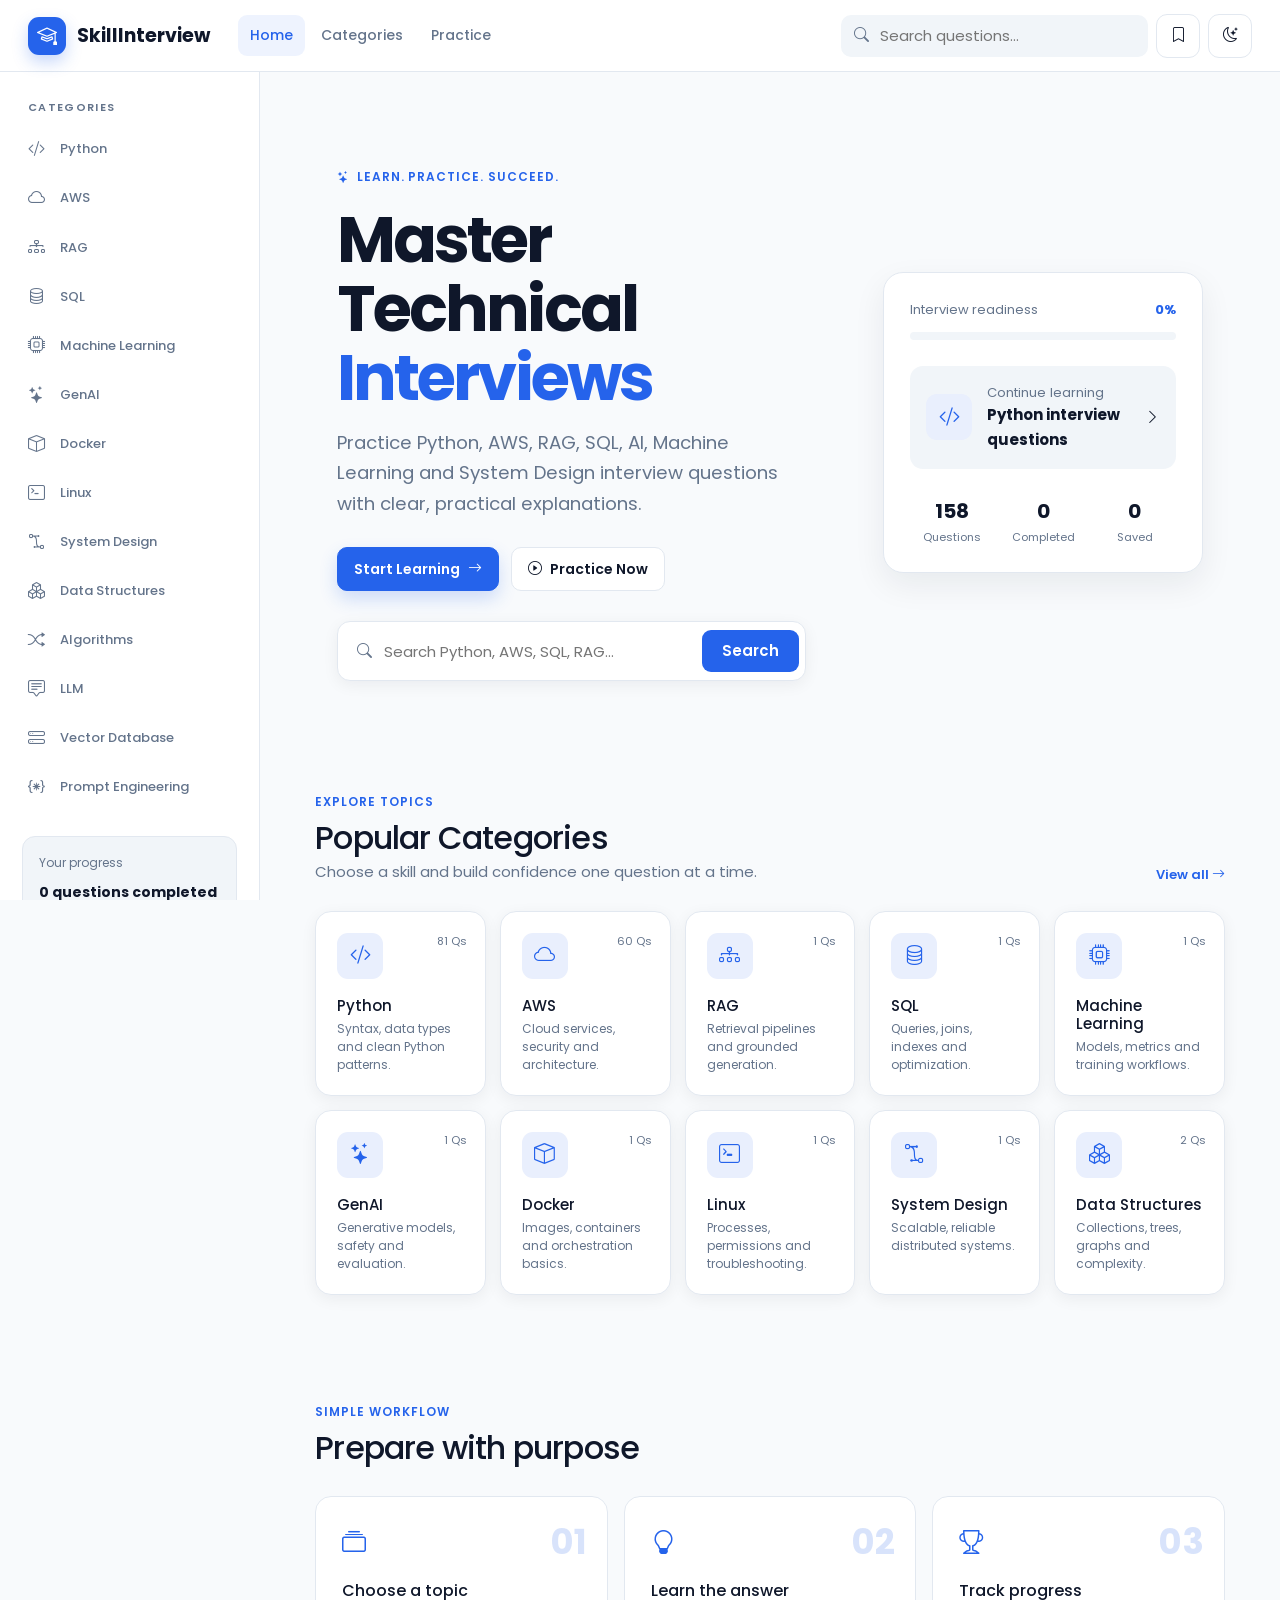
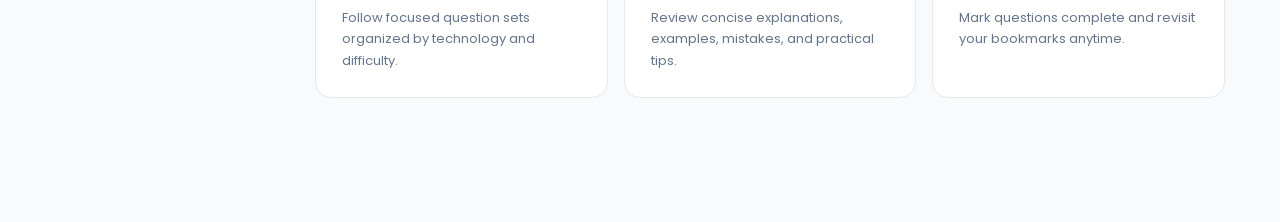
<file: index.html>
<!doctype html><html lang="en"><head>
<meta charset="utf-8"><meta name="viewport" content="width=device-width,initial-scale=1"><meta name="description" content="Prepare for technical interviews with curated questions, explanations, code examples, and practice sessions."><meta name="theme-color" content="#2563eb">
<title>SkillInterview — Master Technical Interviews</title>
<link rel="preconnect" href="https://fonts.googleapis.com"><link rel="preconnect" href="https://fonts.gstatic.com" crossorigin><link href="https://fonts.googleapis.com/css2?family=Poppins:wght@400;500;600;700&display=swap" rel="stylesheet">
<link href="https://cdn.jsdelivr.net/npm/bootstrap@5.3.7/dist/css/bootstrap.min.css" rel="stylesheet"><link href="https://cdn.jsdelivr.net/npm/bootstrap-icons@1.13.1/font/bootstrap-icons.min.css" rel="stylesheet"><link href="assets/css/style.css" rel="stylesheet"><link href="assets/css/responsive.css" rel="stylesheet">
</head><body data-page="home"><a class="skip-link" href="#main-content">Skip to content</a><header id="site-header"></header><div id="mobile-backdrop" class="mobile-backdrop" hidden></div>
<div class="app-shell"><aside id="sidebar" class="sidebar" aria-label="Categories"></aside><main id="main-content" class="main-content">
<section class="hero container-fluid"><div class="hero-copy"><span class="eyebrow"><i class="bi bi-stars"></i> Learn. Practice. Succeed.</span><h1>Master Technical <span>Interviews</span></h1><p>Practice Python, AWS, RAG, SQL, AI, Machine Learning and System Design interview questions with clear, practical explanations.</p>
<div class="hero-actions"><a class="btn btn-primary btn-lg" href="categories.html?category=python">Start Learning <i class="bi bi-arrow-right"></i></a><a class="btn btn-light btn-lg" href="practice.html"><i class="bi bi-play-circle"></i> Practice Now</a></div>
<form class="hero-search" role="search" action="categories.html"><i class="bi bi-search"></i><label class="visually-hidden" for="hero-search">Search interview questions</label><input id="hero-search" name="search" type="search" placeholder="Search Python, AWS, SQL, RAG…" autocomplete="off"><button type="submit">Search</button></form></div>
<div class="hero-panel" aria-label="Learning progress preview"><div class="hero-panel-head"><span>Interview readiness</span><strong id="home-progress">0%</strong></div><div class="progress" role="progressbar" aria-label="Interview readiness" aria-valuemin="0" aria-valuemax="100"><div id="home-progress-bar" class="progress-bar"></div></div><div class="mini-lesson"><div class="category-symbol"><i class="bi bi-code-slash"></i></div><div><small>Continue learning</small><strong id="continue-category">Python fundamentals</strong></div><i class="bi bi-chevron-right"></i></div><div class="hero-stats"><div><strong id="home-total">0</strong><span>Questions</span></div><div><strong id="home-completed">0</strong><span>Completed</span></div><div><strong id="home-bookmarks">0</strong><span>Saved</span></div></div></div></section>
<section class="content-section"><div class="section-heading"><div><span class="section-kicker">Explore topics</span><h2>Popular Categories</h2><p>Choose a skill and build confidence one question at a time.</p></div><a href="categories.html">View all <i class="bi bi-arrow-right"></i></a></div><div id="category-grid" class="category-grid" aria-live="polite"></div></section>
<section class="how-it-works"><div class="section-heading"><div><span class="section-kicker">Simple workflow</span><h2>Prepare with purpose</h2></div></div><div class="steps-grid"><article><span>01</span><i class="bi bi-collection"></i><h3>Choose a topic</h3><p>Follow focused question sets organized by technology and difficulty.</p></article><article><span>02</span><i class="bi bi-lightbulb"></i><h3>Learn the answer</h3><p>Review concise explanations, examples, mistakes, and practical tips.</p></article><article><span>03</span><i class="bi bi-trophy"></i><h3>Track progress</h3><p>Mark questions complete and revisit your bookmarks anytime.</p></article></div></section>
</main></div><div id="toast-region" class="toast-region" aria-live="polite"></div><script src="https://cdn.jsdelivr.net/npm/bootstrap@5.3.7/dist/js/bootstrap.bundle.min.js"></script><script type="module" src="assets/js/app.js"></script></body></html>
</file>
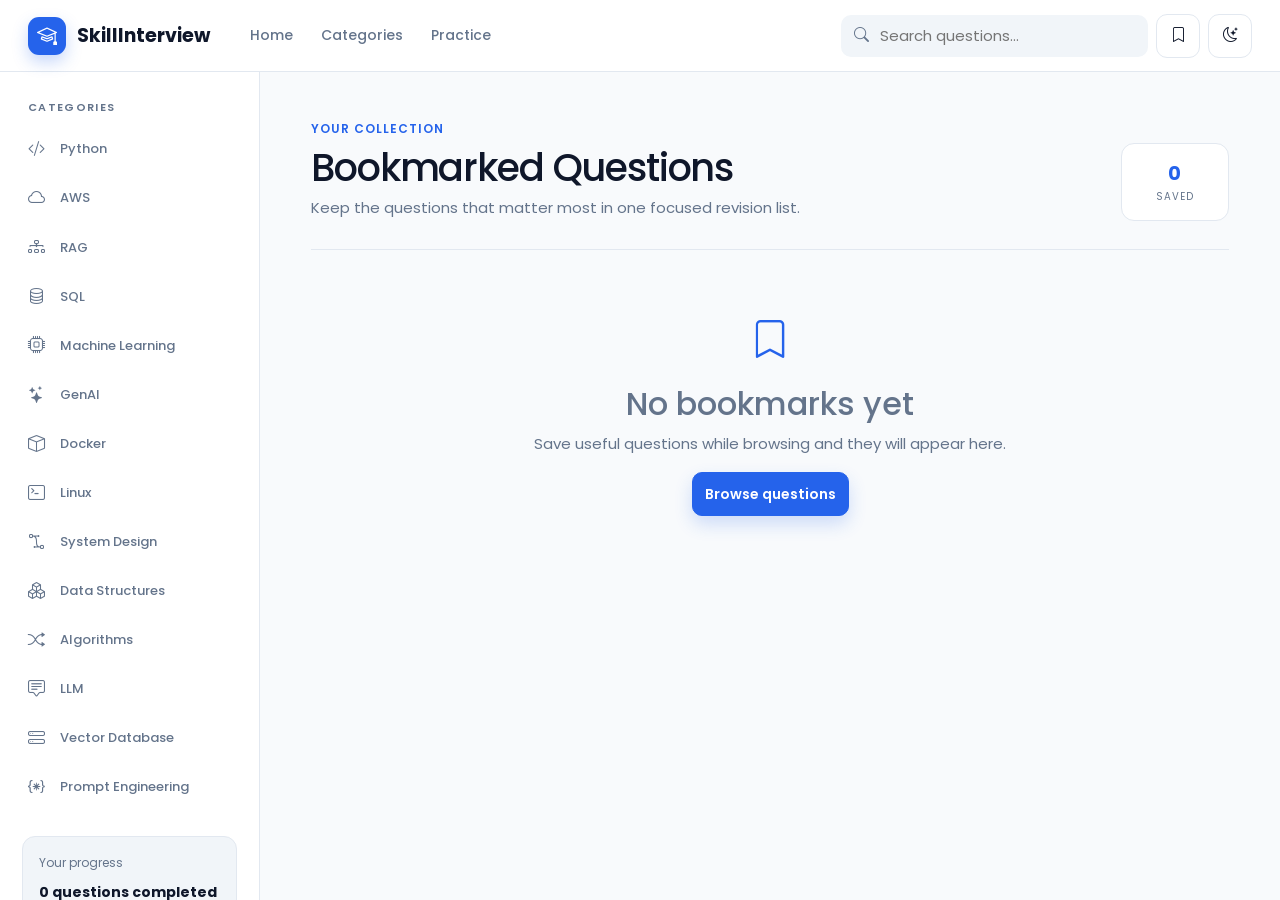
<file: bookmarks.html>
<!doctype html><html lang="en"><head><meta charset="utf-8"><meta name="viewport" content="width=device-width,initial-scale=1"><meta name="description" content="Review your bookmarked interview questions."><meta name="theme-color" content="#2563eb"><title>Bookmarks — SkillInterview</title>
<link rel="preconnect" href="https://fonts.googleapis.com"><link rel="preconnect" href="https://fonts.gstatic.com" crossorigin><link href="https://fonts.googleapis.com/css2?family=Poppins:wght@400;500;600;700&display=swap" rel="stylesheet"><link href="https://cdn.jsdelivr.net/npm/bootstrap@5.3.7/dist/css/bootstrap.min.css" rel="stylesheet"><link href="https://cdn.jsdelivr.net/npm/bootstrap-icons@1.13.1/font/bootstrap-icons.min.css" rel="stylesheet"><link href="assets/css/style.css" rel="stylesheet"><link href="assets/css/responsive.css" rel="stylesheet"></head>
<body data-page="bookmarks"><a class="skip-link" href="#main-content">Skip to content</a><header id="site-header"></header><div id="mobile-backdrop" class="mobile-backdrop" hidden></div><div class="app-shell"><aside id="sidebar" class="sidebar" aria-label="Categories"></aside><main id="main-content" class="main-content"><section class="page-header"><span class="section-kicker">Your collection</span><div class="page-title-row"><div><h1>Bookmarked Questions</h1><p>Keep the questions that matter most in one focused revision list.</p></div><div class="question-count"><strong id="visible-count">0</strong><span>saved</span></div></div></section><section id="questions-list" class="questions-list" aria-live="polite"></section></main></div><div id="toast-region" class="toast-region" aria-live="polite"></div><script src="https://cdn.jsdelivr.net/npm/bootstrap@5.3.7/dist/js/bootstrap.bundle.min.js"></script><script type="module" src="assets/js/app.js"></script></body></html>
</file>
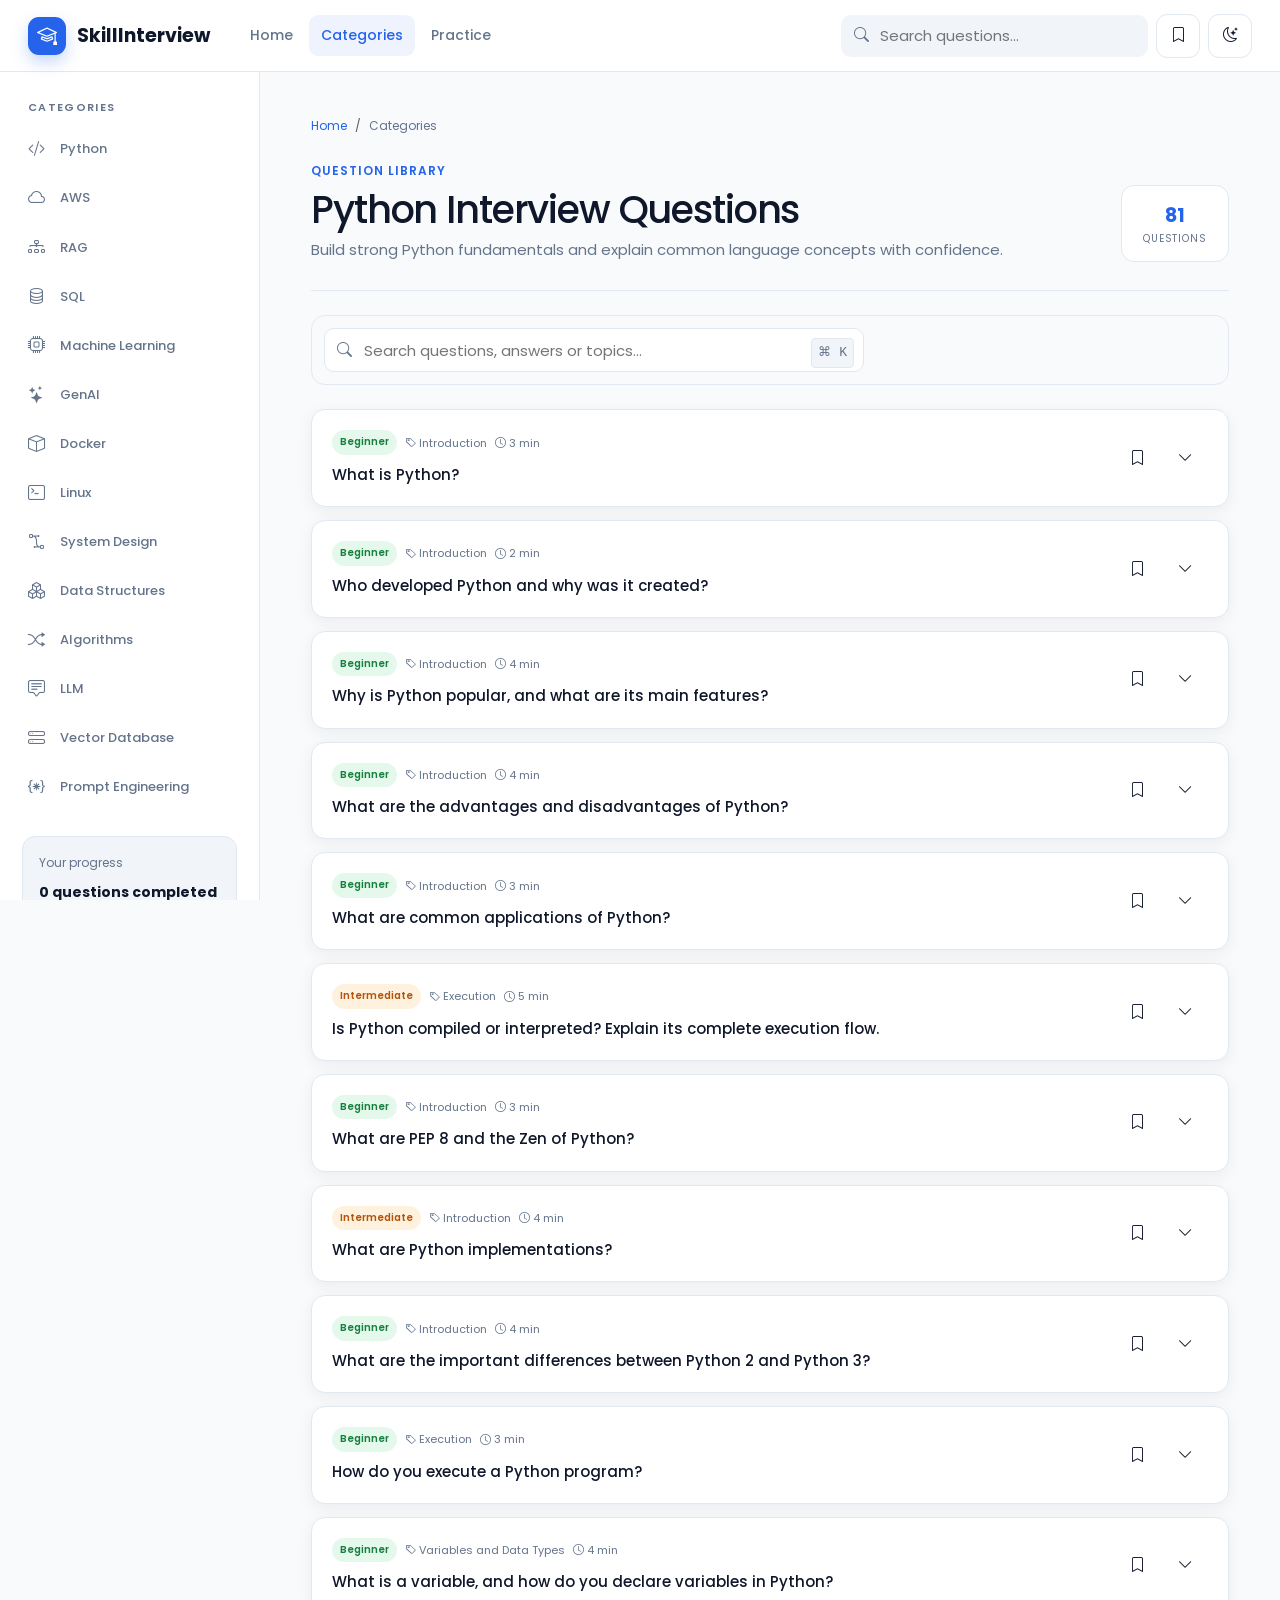
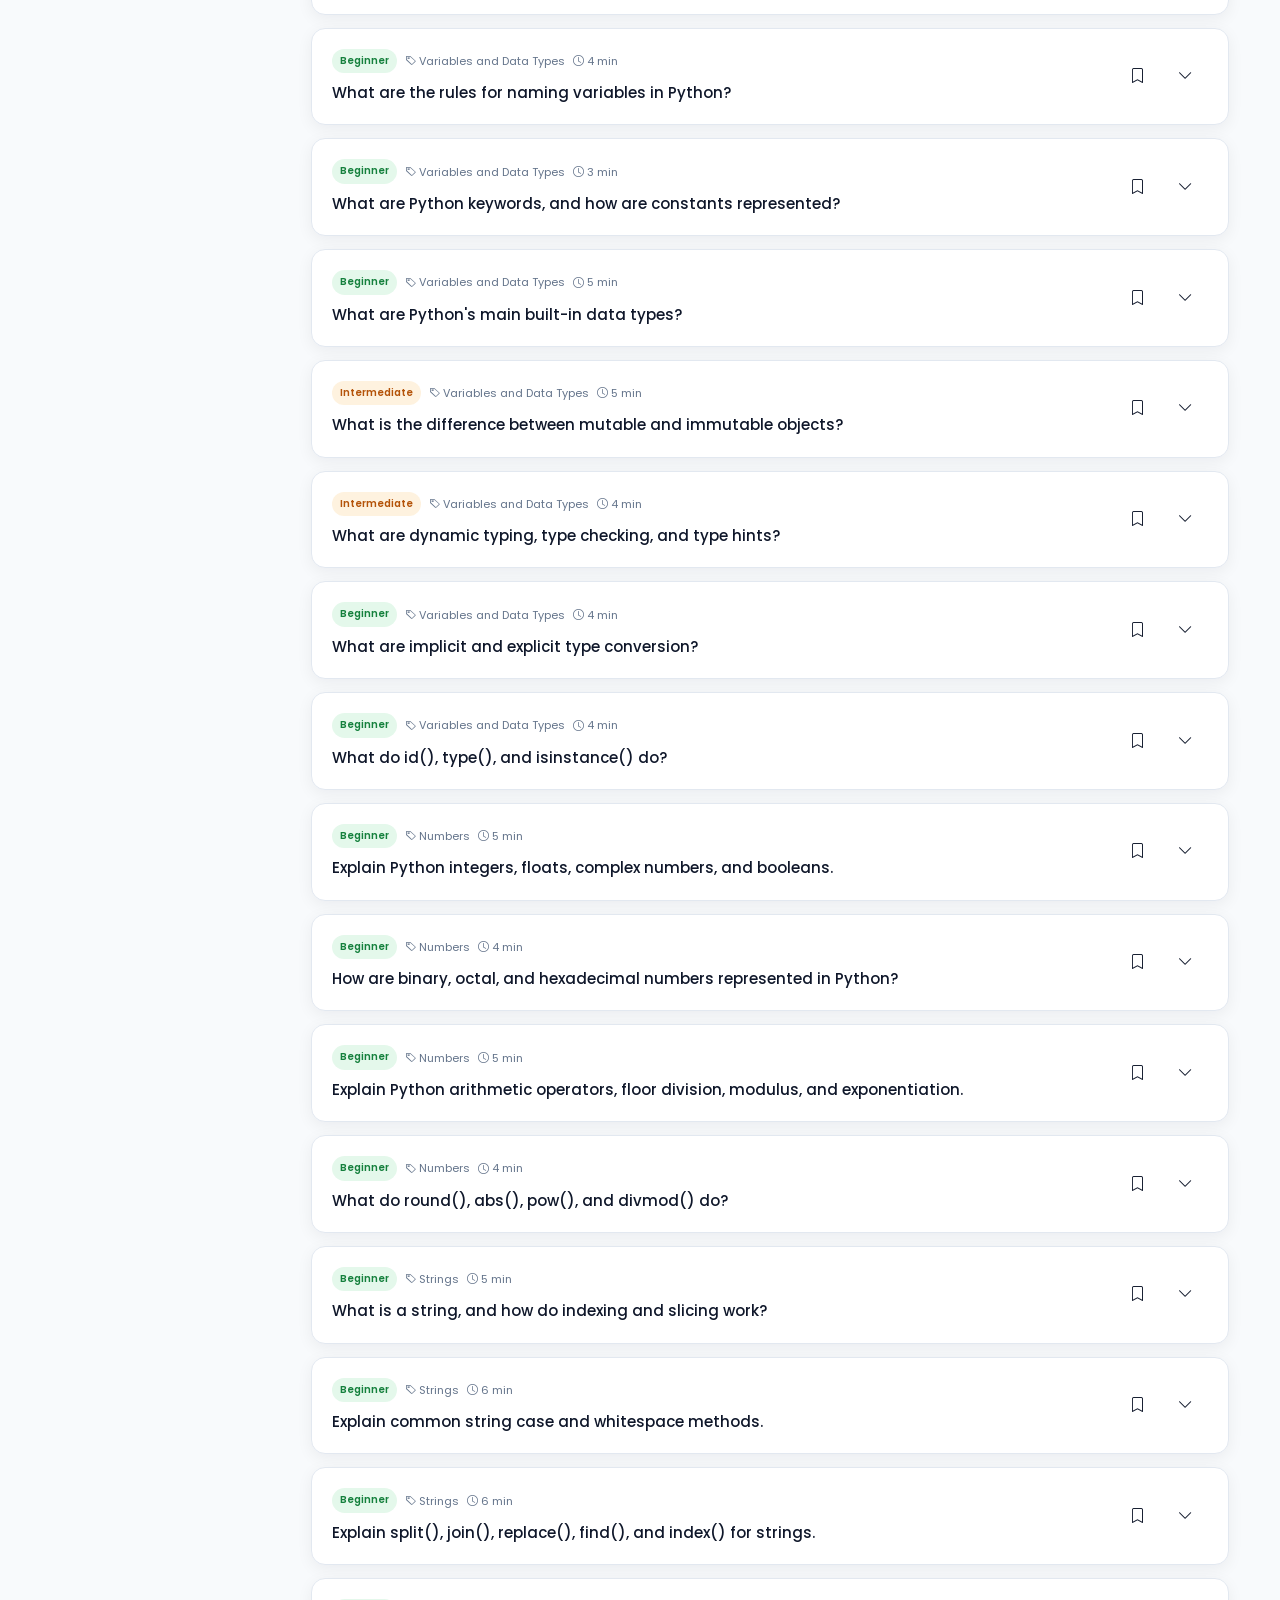
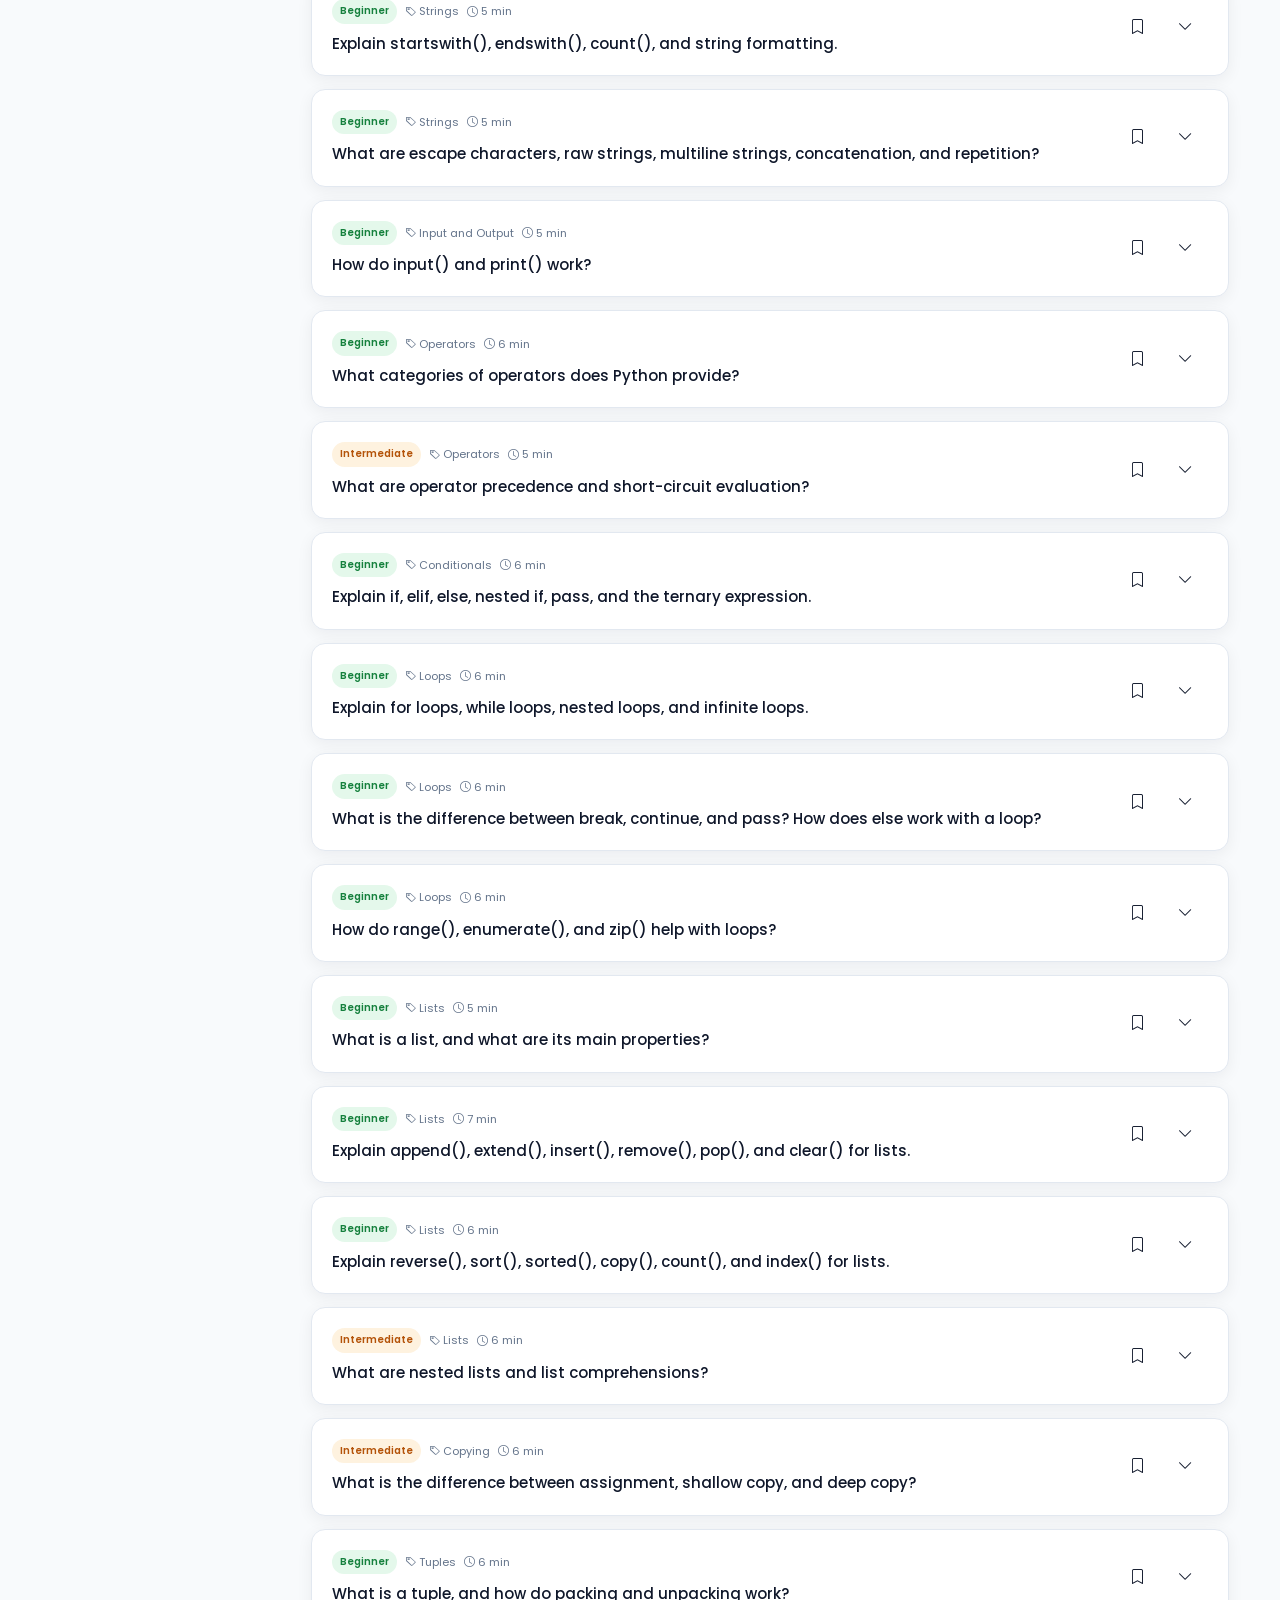
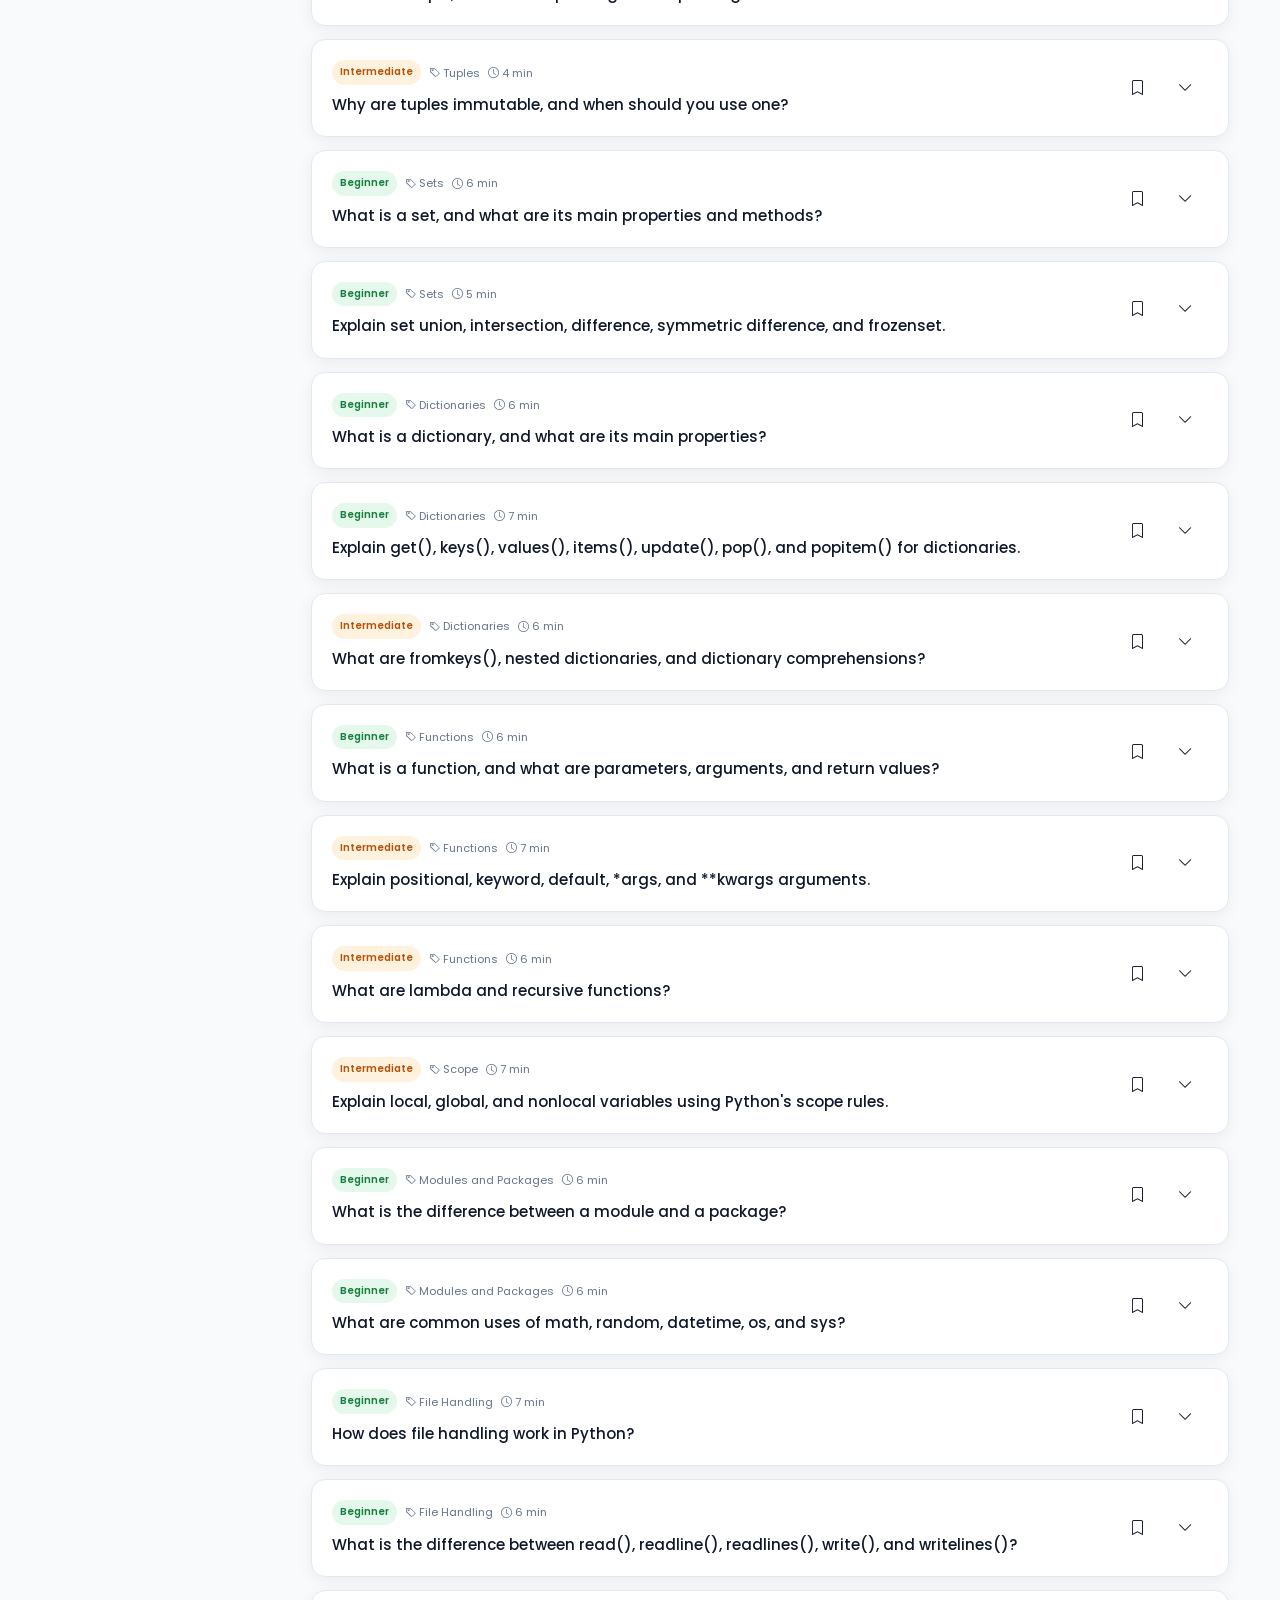
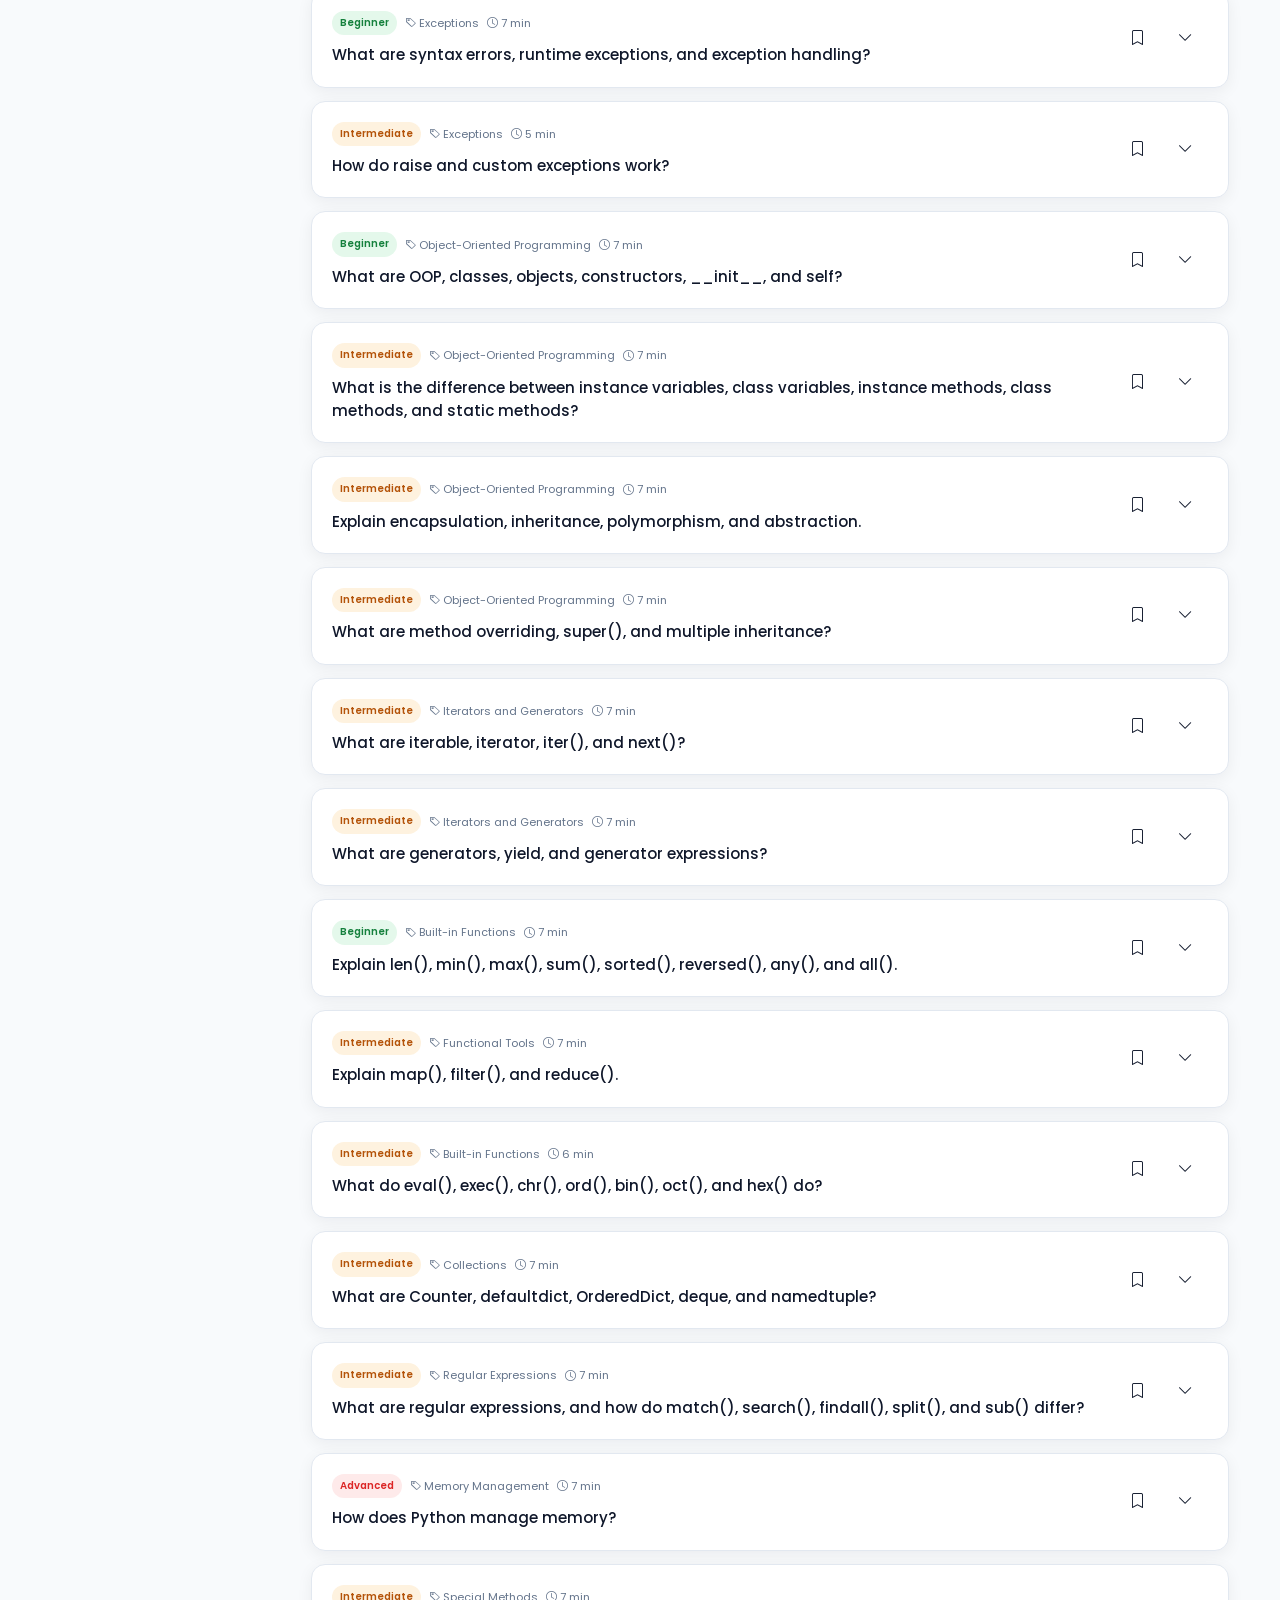
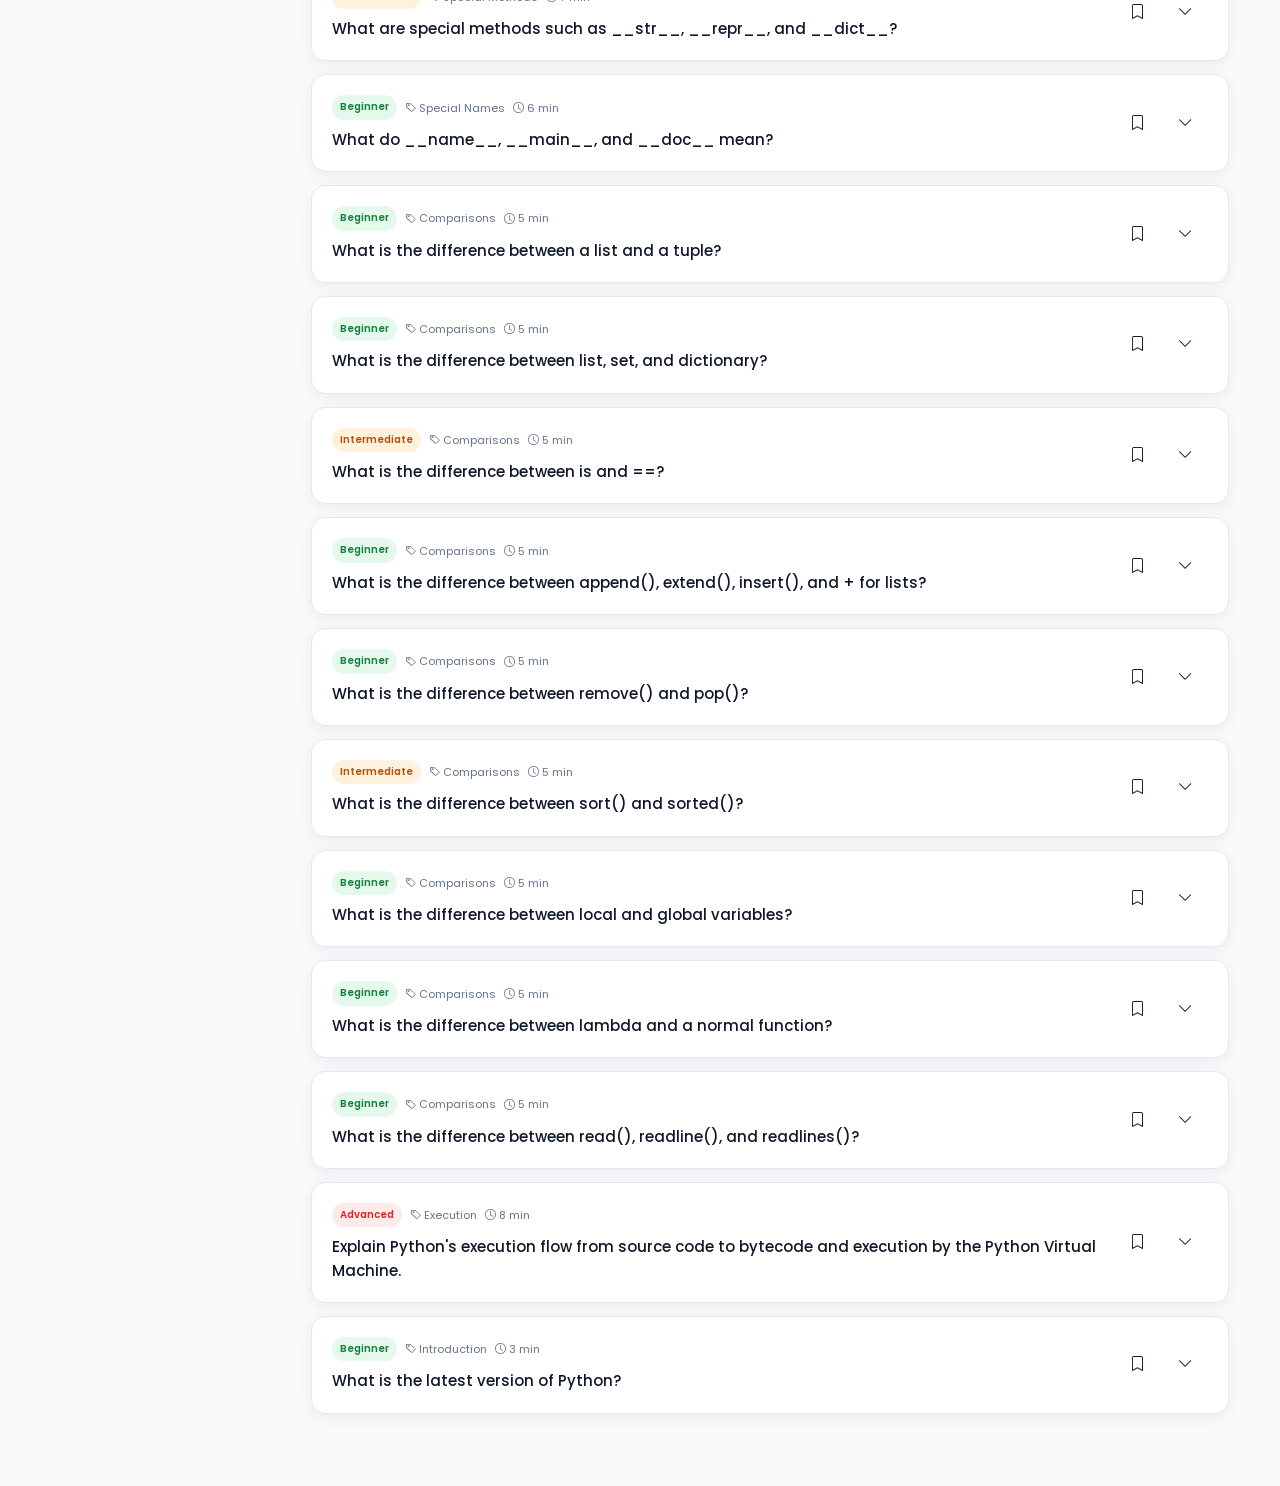
<file: categories.html>
<!doctype html><html lang="en"><head><meta charset="utf-8"><meta name="viewport" content="width=device-width,initial-scale=1"><meta name="description" content="Browse technical interview questions by topic and difficulty."><meta name="theme-color" content="#2563eb"><title>Interview Questions — SkillInterview</title>
<link rel="preconnect" href="https://fonts.googleapis.com"><link rel="preconnect" href="https://fonts.gstatic.com" crossorigin><link href="https://fonts.googleapis.com/css2?family=Poppins:wght@400;500;600;700&display=swap" rel="stylesheet"><link href="https://cdn.jsdelivr.net/npm/bootstrap@5.3.7/dist/css/bootstrap.min.css" rel="stylesheet"><link href="https://cdn.jsdelivr.net/npm/bootstrap-icons@1.13.1/font/bootstrap-icons.min.css" rel="stylesheet"><link href="assets/css/style.css" rel="stylesheet"><link href="assets/css/responsive.css" rel="stylesheet"></head>
<body data-page="categories"><a class="skip-link" href="#main-content">Skip to content</a><header id="site-header"></header><div id="mobile-backdrop" class="mobile-backdrop" hidden></div><div class="app-shell"><aside id="sidebar" class="sidebar" aria-label="Categories"></aside><main id="main-content" class="main-content">
<section class="page-header"><nav aria-label="Breadcrumb"><ol class="breadcrumb"><li class="breadcrumb-item"><a href="index.html">Home</a></li><li class="breadcrumb-item active" aria-current="page">Categories</li></ol></nav><div class="page-title-row"><div><span class="section-kicker">Question library</span><h1 id="category-title">Interview Questions</h1><p id="category-description">Loading curated questions…</p></div><div class="question-count"><strong id="visible-count">0</strong><span>questions</span></div></div></section>
<section class="question-toolbar" aria-label="Question filters"><div class="toolbar-search"><i class="bi bi-search"></i><label class="visually-hidden" for="question-search">Search questions</label><input id="question-search" type="search" placeholder="Search questions, answers or topics…" autocomplete="off"><kbd>⌘ K</kbd></div></section>
<div id="question-state" class="loading-state"><span class="spinner-border spinner-border-sm" aria-hidden="true"></span> Loading questions…</div><section id="questions-list" class="questions-list" aria-live="polite"></section>
</main></div><div id="toast-region" class="toast-region" aria-live="polite"></div><script src="https://cdn.jsdelivr.net/npm/bootstrap@5.3.7/dist/js/bootstrap.bundle.min.js"></script><script type="module" src="assets/js/app.js"></script></body></html>
</file>
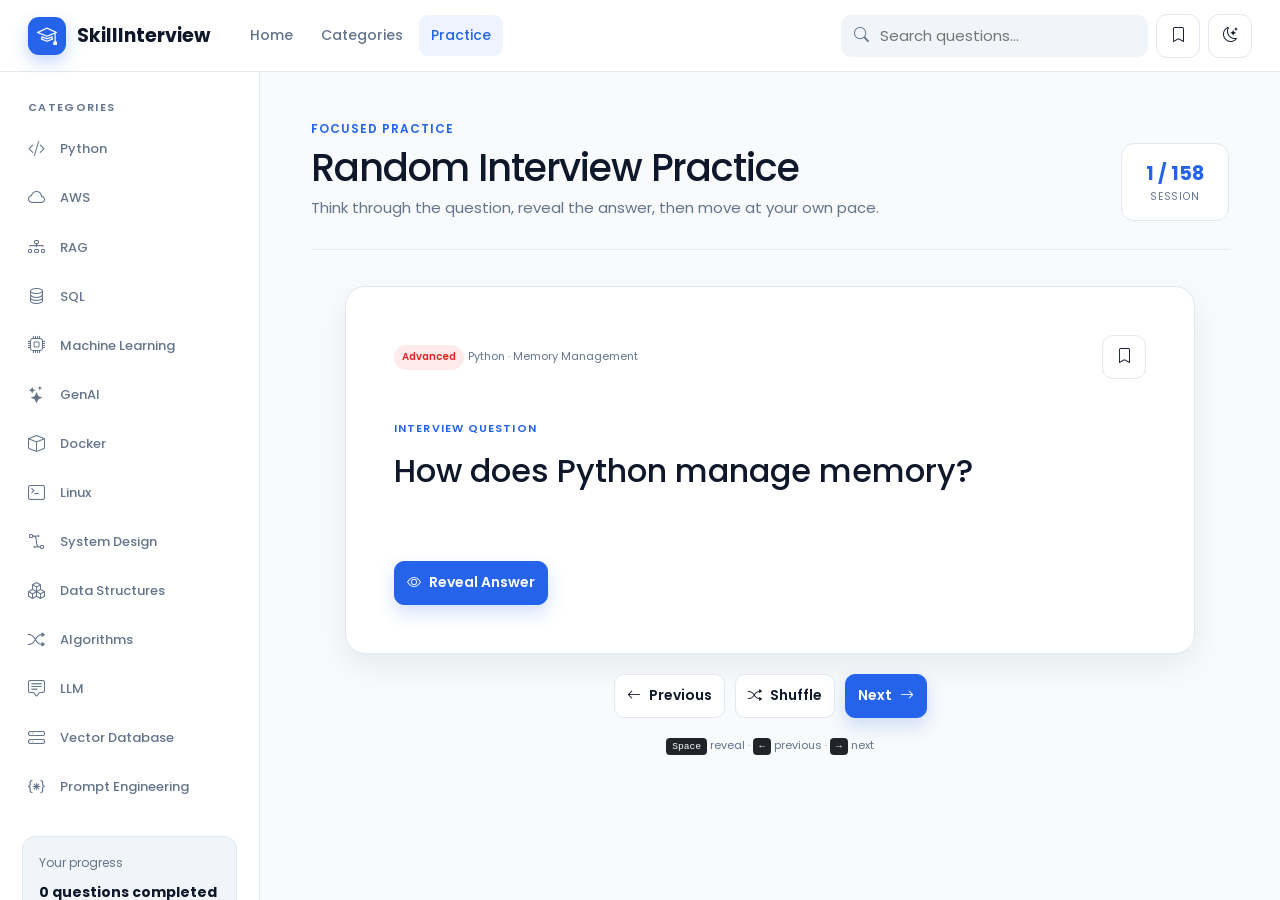
<file: practice.html>
<!doctype html><html lang="en"><head><meta charset="utf-8"><meta name="viewport" content="width=device-width,initial-scale=1"><meta name="description" content="Practice random technical interview questions."><meta name="theme-color" content="#2563eb"><title>Practice — SkillInterview</title>
<link rel="preconnect" href="https://fonts.googleapis.com"><link rel="preconnect" href="https://fonts.gstatic.com" crossorigin><link href="https://fonts.googleapis.com/css2?family=Poppins:wght@400;500;600;700&display=swap" rel="stylesheet"><link href="https://cdn.jsdelivr.net/npm/bootstrap@5.3.7/dist/css/bootstrap.min.css" rel="stylesheet"><link href="https://cdn.jsdelivr.net/npm/bootstrap-icons@1.13.1/font/bootstrap-icons.min.css" rel="stylesheet"><link href="assets/css/style.css" rel="stylesheet"><link href="assets/css/responsive.css" rel="stylesheet"></head>
<body data-page="practice"><a class="skip-link" href="#main-content">Skip to content</a><header id="site-header"></header><div id="mobile-backdrop" class="mobile-backdrop" hidden></div><div class="app-shell"><aside id="sidebar" class="sidebar" aria-label="Categories"></aside><main id="main-content" class="main-content">
<section class="page-header"><span class="section-kicker">Focused practice</span><div class="page-title-row"><div><h1>Random Interview Practice</h1><p>Think through the question, reveal the answer, then move at your own pace.</p></div><div class="question-count"><strong id="practice-position">0 / 0</strong><span>session</span></div></div></section>
<section class="practice-card" id="practice-card" aria-live="polite"><div class="practice-top"><div id="practice-badges"></div><button id="practice-bookmark" class="icon-btn" type="button" aria-label="Bookmark question"><i class="bi bi-bookmark"></i></button></div><p class="practice-label">Interview question</p><h2 id="practice-question">Loading your practice session…</h2><div id="practice-answer" class="practice-answer" hidden></div><button id="reveal-answer" class="btn btn-primary reveal-btn" type="button"><i class="bi bi-eye"></i> Reveal Answer</button></section>
<div class="practice-controls"><button id="previous-question" class="btn btn-light" type="button"><i class="bi bi-arrow-left"></i> Previous</button><button id="shuffle-questions" class="btn btn-light" type="button"><i class="bi bi-shuffle"></i> Shuffle</button><button id="next-question" class="btn btn-primary" type="button">Next <i class="bi bi-arrow-right"></i></button></div><p class="keyboard-help"><kbd>Space</kbd> reveal · <kbd>←</kbd> previous · <kbd>→</kbd> next</p>
</main></div><div id="toast-region" class="toast-region" aria-live="polite"></div><script src="https://cdn.jsdelivr.net/npm/bootstrap@5.3.7/dist/js/bootstrap.bundle.min.js"></script><script type="module" src="assets/js/app.js"></script></body></html>
</file>
<file: assets/css/style.css>
:root{--primary:#2563eb;--primary-dark:#1d4ed8;--accent:#3b82f6;--success:#22c55e;--warning:#f59e0b;--danger:#ef4444;--bg:#f8fafc;--surface:#fff;--surface-2:#f1f5f9;--text:#0f172a;--muted:#64748b;--border:#e2e8f0;--shadow:0 12px 32px rgba(15,23,42,.07);--shadow-sm:0 4px 16px rgba(15,23,42,.06);--radius:16px;--header:72px;--sidebar:260px;--ease:180ms ease}
[data-theme=dark]{--bg:#0b1120;--surface:#111827;--surface-2:#1e293b;--text:#f8fafc;--muted:#94a3b8;--border:#263449;--shadow:0 14px 40px rgba(0,0,0,.24);--shadow-sm:0 4px 18px rgba(0,0,0,.2)}
*{box-sizing:border-box}html{scroll-behavior:smooth}body{margin:0;background:var(--bg);color:var(--text);font-family:Poppins,system-ui,sans-serif;font-size:15px;line-height:1.65;transition:background var(--ease),color var(--ease)}button,input{font:inherit}a{color:inherit;text-decoration:none}img{max-width:100%}.skip-link{position:fixed;z-index:9999;top:8px;left:8px;padding:10px 14px;background:var(--primary);color:#fff;border-radius:8px;transform:translateY(-150%)}.skip-link:focus{transform:none}.site-header{position:sticky;top:0;z-index:1040;height:var(--header);display:flex;align-items:center;background:color-mix(in srgb,var(--surface) 94%,transparent);border-bottom:1px solid var(--border);backdrop-filter:blur(16px)}.navbar-inner{width:100%;display:flex;align-items:center;gap:28px;padding:0 28px}.brand{display:flex;align-items:center;gap:11px;font-size:19px;font-weight:700;white-space:nowrap}.brand-mark{width:38px;height:38px;display:grid;place-items:center;background:var(--primary);color:#fff;border-radius:11px;font-size:20px;box-shadow:0 7px 16px rgba(37,99,235,.25)}.desktop-nav{display:flex;align-items:center;gap:4px}.desktop-nav a{padding:9px 12px;border-radius:9px;color:var(--muted);font-size:14px;font-weight:500}.desktop-nav a:hover,.desktop-nav a.active{color:var(--primary);background:color-mix(in srgb,var(--primary) 8%,transparent)}.nav-actions{display:flex;align-items:center;gap:8px;margin-left:auto}.header-search{position:relative;width:min(310px,24vw)}.header-search i{position:absolute;left:13px;top:50%;transform:translateY(-50%);color:var(--muted)}.header-search input{width:100%;height:42px;padding:0 14px 0 38px;color:var(--text);background:var(--surface-2);border:1px solid transparent;border-radius:10px;outline:0}.header-search input:focus{border-color:var(--accent);box-shadow:0 0 0 3px rgba(37,99,235,.12)}.icon-btn,.menu-btn{width:44px;height:44px;display:grid;place-items:center;border:1px solid var(--border);background:var(--surface);color:var(--text);border-radius:11px;cursor:pointer;transition:all var(--ease)}.icon-btn:hover,.menu-btn:hover{border-color:var(--primary);color:var(--primary)}.menu-btn{display:none}.app-shell{display:grid;grid-template-columns:var(--sidebar) minmax(0,1fr);min-height:calc(100vh - var(--header))}.sidebar{position:sticky;top:var(--header);height:calc(100vh - var(--header));overflow-y:auto;padding:26px 16px;background:var(--surface);border-right:1px solid var(--border);scrollbar-width:none;-ms-overflow-style:none}.sidebar::-webkit-scrollbar{display:none}.sidebar-label{display:block;padding:0 12px 10px;color:var(--muted);font-size:11px;font-weight:600;letter-spacing:.12em;text-transform:uppercase}.sidebar-list{display:grid;gap:3px}.sidebar-link{display:flex;align-items:center;gap:12px;min-height:44px;padding:9px 12px;color:var(--muted);font-size:13px;font-weight:500;border-radius:9px;transition:all var(--ease)}.sidebar-link i{width:20px;font-size:17px}.sidebar-link:hover,.sidebar-link.active{color:var(--primary);background:color-mix(in srgb,var(--primary) 9%,transparent)}.sidebar-progress{margin:26px 6px 0;padding:16px;background:var(--surface-2);border:1px solid var(--border);border-radius:13px}.sidebar-progress p{margin:0 0 8px;font-size:12px;color:var(--muted)}.sidebar-progress strong{display:block;margin-bottom:9px;font-size:14px}.main-content{min-width:0;padding:36px clamp(20px,4vw,64px) 72px}.hero{display:grid;grid-template-columns:minmax(0,1.25fr) minmax(320px,.75fr);align-items:center;gap:clamp(36px,6vw,80px);min-height:520px;padding:56px clamp(4px,2vw,28px)}.eyebrow,.section-kicker{display:inline-flex;align-items:center;gap:7px;color:var(--primary);font-size:12px;font-weight:600;letter-spacing:.08em;text-transform:uppercase}.hero h1{max-width:720px;margin:16px 0;font-size:clamp(2.55rem,5vw,4.65rem);line-height:1.08;letter-spacing:-.045em;font-weight:700}.hero h1 span{color:var(--primary)}.hero-copy>p{max-width:690px;margin:0;color:var(--muted);font-size:clamp(1rem,1.45vw,1.15rem)}.hero-actions{display:flex;flex-wrap:wrap;gap:12px;margin-top:28px}.btn{display:inline-flex;align-items:center;justify-content:center;gap:8px;min-height:44px;border-radius:10px;font-weight:600;font-size:14px}.btn-primary{background:var(--primary);border-color:var(--primary);box-shadow:0 8px 18px rgba(37,99,235,.2)}.btn-primary:hover{background:var(--primary-dark);border-color:var(--primary-dark);transform:translateY(-1px)}.btn-light{color:var(--text);background:var(--surface);border:1px solid var(--border)}.btn-light:hover{color:var(--primary);background:var(--surface);border-color:var(--primary)}.hero-search{position:relative;display:flex;align-items:center;max-width:660px;margin-top:30px;padding:6px;background:var(--surface);border:1px solid var(--border);border-radius:13px;box-shadow:var(--shadow-sm)}.hero-search i{margin-left:13px;color:var(--muted)}.hero-search input{min-width:0;flex:1;height:46px;padding:0 12px;color:var(--text);background:transparent;border:0;outline:0}.hero-search button{height:42px;padding:0 20px;color:#fff;background:var(--primary);border:0;border-radius:9px;font-weight:600}.hero-panel{padding:26px;background:var(--surface);border:1px solid var(--border);border-radius:20px;box-shadow:var(--shadow);animation:slideUp .55s ease both}.hero-panel-head{display:flex;justify-content:space-between;margin-bottom:11px;font-size:13px;color:var(--muted)}.hero-panel-head strong{color:var(--primary)}.progress{height:8px;background:var(--surface-2)}.progress-bar{background:var(--primary)}.mini-lesson{display:grid;grid-template-columns:48px 1fr auto;align-items:center;gap:13px;margin:26px 0;padding:16px;background:var(--surface-2);border-radius:13px}.mini-lesson div:nth-child(2){display:grid}.mini-lesson small{color:var(--muted)}.category-symbol{width:46px;height:46px;display:grid;place-items:center;color:var(--primary);background:color-mix(in srgb,var(--primary) 10%,var(--surface));border-radius:11px;font-size:21px}.hero-stats{display:grid;grid-template-columns:repeat(3,1fr);gap:8px}.hero-stats div{display:grid;text-align:center}.hero-stats strong{font-size:20px}.hero-stats span{color:var(--muted);font-size:11px}.content-section,.how-it-works{padding:52px 4px}.section-heading{display:flex;align-items:end;justify-content:space-between;gap:20px;margin-bottom:26px}.section-heading h2{margin:5px 0 3px;font-size:clamp(1.6rem,2.5vw,2.15rem);letter-spacing:-.025em}.section-heading p{margin:0;color:var(--muted)}.section-heading>a{color:var(--primary);font-weight:600;font-size:13px}.category-grid{display:grid;grid-template-columns:repeat(5,minmax(0,1fr));gap:14px}.category-card{position:relative;min-height:174px;padding:21px;background:var(--surface);border:1px solid var(--border);border-radius:var(--radius);box-shadow:var(--shadow-sm);transition:transform var(--ease),border var(--ease),box-shadow var(--ease);animation:fadeIn .4s ease both}.category-card:hover{transform:translateY(-4px);border-color:color-mix(in srgb,var(--primary) 40%,var(--border));box-shadow:var(--shadow)}.category-card h3{margin:18px 0 5px;font-size:15px}.category-card p{margin:0;color:var(--muted);font-size:12px;line-height:1.5}.category-card .count{position:absolute;top:20px;right:18px;color:var(--muted);font-size:11px}.steps-grid{display:grid;grid-template-columns:repeat(3,1fr);gap:16px}.steps-grid article{position:relative;padding:26px;background:var(--surface);border:1px solid var(--border);border-radius:var(--radius)}.steps-grid article>span{position:absolute;right:20px;top:16px;color:color-mix(in srgb,var(--primary) 18%,transparent);font-size:35px;font-weight:700}.steps-grid i{font-size:24px;color:var(--primary)}.steps-grid h3{margin:18px 0 7px;font-size:16px}.steps-grid p{margin:0;color:var(--muted);font-size:13px}.page-header{padding:8px 0 28px;border-bottom:1px solid var(--border)}.breadcrumb{margin-bottom:22px;font-size:12px}.breadcrumb a{color:var(--primary)}.breadcrumb-item.active{color:var(--muted)}.page-title-row{display:flex;align-items:end;justify-content:space-between;gap:24px}.page-title-row h1{margin:4px 0 5px;font-size:clamp(1.85rem,3vw,2.6rem);letter-spacing:-.03em}.page-title-row p{margin:0;color:var(--muted)}.question-count{display:grid;min-width:108px;padding:14px 17px;text-align:center;background:var(--surface);border:1px solid var(--border);border-radius:13px}.question-count strong{font-size:19px;color:var(--primary)}.question-count span{font-size:10px;text-transform:uppercase;letter-spacing:.08em;color:var(--muted)}.question-toolbar{position:sticky;top:calc(var(--header) + 10px);z-index:20;display:flex;justify-content:space-between;gap:16px;margin:24px 0;padding:12px;background:color-mix(in srgb,var(--bg) 90%,transparent);border:1px solid var(--border);border-radius:14px;backdrop-filter:blur(15px)}.toolbar-search{position:relative;flex:1;max-width:540px}.toolbar-search i{position:absolute;left:13px;top:50%;transform:translateY(-50%);color:var(--muted)}.toolbar-search input{width:100%;height:44px;padding:0 54px 0 39px;color:var(--text);background:var(--surface);border:1px solid var(--border);border-radius:10px;outline:0}.toolbar-search input:focus{border-color:var(--primary);box-shadow:0 0 0 3px rgba(37,99,235,.1)}.toolbar-search kbd{position:absolute;right:10px;top:10px;color:var(--muted);background:var(--surface-2);border:1px solid var(--border)}.filter-group{display:flex;gap:5px}.filter-btn{min-height:44px;padding:0 14px;color:var(--muted);background:transparent;border:0;border-radius:9px;font-size:12px;font-weight:600;cursor:pointer}.filter-btn:hover,.filter-btn.active{color:var(--primary);background:color-mix(in srgb,var(--primary) 9%,var(--surface))}.questions-list{display:grid;gap:13px}.question-card{background:var(--surface);border:1px solid var(--border);border-radius:14px;overflow:hidden;box-shadow:var(--shadow-sm);animation:slideUp .35s ease both}.question-card.open{border-color:color-mix(in srgb,var(--primary) 38%,var(--border))}.question-summary{display:grid;grid-template-columns:minmax(0,1fr) auto;gap:18px;width:100%;padding:20px;text-align:left;color:var(--text);background:transparent;border:0;cursor:pointer}.question-meta{display:flex;align-items:center;gap:8px;flex-wrap:wrap;margin-bottom:8px}.badge-pill{display:inline-flex;align-items:center;padding:4px 8px;border-radius:999px;font-size:10px;font-weight:600}.badge-beginner{color:#15803d;background:rgba(34,197,94,.12)}.badge-intermediate{color:#b45309;background:rgba(245,158,11,.13)}.badge-advanced{color:#dc2626;background:rgba(239,68,68,.11)}.topic-label,.time-label{color:var(--muted);font-size:11px}.question-summary h2{margin:0;font-size:15px;line-height:1.55}.question-actions{display:flex;align-items:center;gap:4px}.question-actions .icon-btn{border-color:transparent}.question-actions .expand-icon{transition:transform .25s ease}.question-card.open .expand-icon{transform:rotate(180deg)}.question-body{display:grid;grid-template-rows:0fr;border-top:0 solid var(--border);transition:grid-template-rows .3s ease}.question-card.open .question-body{grid-template-rows:1fr;border-top-width:1px}.question-body-inner{min-height:0;overflow:hidden}.answer-content{padding:22px}.answer-content h3{display:flex;align-items:center;gap:8px;margin:18px 0 8px;font-size:13px}.answer-content h3:first-child{margin-top:0}.answer-content p,.answer-content li{color:var(--muted);font-size:13px}.answer-content ul{margin:0;padding-left:20px}.code-wrap{margin:16px 0;background:#0f172a;border-radius:12px;overflow:hidden}.code-head{display:flex;justify-content:space-between;align-items:center;padding:9px 13px;color:#94a3b8;background:#172033;font-size:11px}.code-head button{color:#cbd5e1;background:transparent;border:0}.code-wrap pre{margin:0;padding:16px;overflow:auto;color:#e2e8f0;font:12px/1.7 ui-monospace,SFMono-Regular,Consolas,monospace}.output-box{padding:12px 14px;color:var(--text);background:var(--surface-2);border-left:3px solid var(--success);border-radius:0 9px 9px 0;font:12px ui-monospace,monospace}.detail-grid{display:grid;grid-template-columns:repeat(2,minmax(0,1fr));gap:12px;margin-top:14px}.detail-card{padding:15px;background:var(--surface-2);border-radius:11px}.detail-card.warning{background:rgba(245,158,11,.08)}.detail-card.tip{background:rgba(37,99,235,.07)}.question-footer{display:flex;align-items:center;gap:8px;margin-top:18px;padding-top:15px;border-top:1px solid var(--border)}.question-footer .completed-btn{margin-right:auto}.completed-btn.completed{color:#15803d;border-color:var(--success);background:rgba(34,197,94,.08)}.loading-state,.empty-state{padding:60px 20px;text-align:center;color:var(--muted)}.empty-state i{display:block;margin-bottom:13px;font-size:38px;color:var(--primary)}.practice-card{max-width:850px;margin:36px auto 20px;padding:clamp(24px,5vw,48px);background:var(--surface);border:1px solid var(--border);border-radius:20px;box-shadow:var(--shadow)}.practice-top{display:flex;justify-content:space-between;align-items:center}.practice-label{margin:40px 0 10px;color:var(--primary);font-size:11px;font-weight:600;letter-spacing:.1em;text-transform:uppercase}.practice-card h2{min-height:84px;margin:0;font-size:clamp(1.35rem,2.5vw,2rem);line-height:1.5}.practice-answer{margin-top:28px;padding:22px;color:var(--muted);background:var(--surface-2);border-left:4px solid var(--primary);border-radius:0 12px 12px 0;animation:fadeIn .3s ease}.reveal-btn{margin-top:30px}.practice-controls{display:flex;justify-content:center;gap:10px}.keyboard-help{text-align:center;color:var(--muted);font-size:11px;margin-top:18px}.toast-region{position:fixed;right:20px;bottom:20px;z-index:1100;display:grid;gap:8px}.app-toast{padding:12px 16px;color:#fff;background:#0f172a;border-radius:10px;box-shadow:var(--shadow);font-size:13px;animation:slideUp .25s ease}.mobile-backdrop{position:fixed;inset:var(--header) 0 0;z-index:1025;background:rgba(15,23,42,.45)}.ripple{position:absolute;border-radius:50%;background:rgba(255,255,255,.35);transform:scale(0);animation:ripple .55s linear;pointer-events:none}@keyframes ripple{to{transform:scale(4);opacity:0}}@keyframes fadeIn{from{opacity:0}to{opacity:1}}@keyframes slideUp{from{opacity:0;transform:translateY(12px)}to{opacity:1;transform:none}}@media(prefers-reduced-motion:reduce){*,*::before,*::after{scroll-behavior:auto!important;animation-duration:.01ms!important;transition-duration:.01ms!important}}
</file>
<file: assets/css/responsive.css>
@media(max-width:1199.98px){:root{--sidebar:230px}.category-grid{grid-template-columns:repeat(3,minmax(0,1fr))}.hero{grid-template-columns:minmax(0,1.2fr) minmax(300px,.8fr);gap:38px}.navbar-inner{padding:0 20px}.desktop-nav a{padding-inline:8px}.header-search{width:210px}}
@media(max-width:991.98px){.menu-btn{display:grid}.desktop-nav{display:none}.header-search{width:min(380px,48vw)}.app-shell{display:block}.sidebar{position:fixed;z-index:1030;top:var(--header);left:0;width:min(300px,86vw);height:calc(100vh - var(--header));transform:translateX(-105%);transition:transform .25s ease;box-shadow:var(--shadow)}.sidebar.open{transform:none}.main-content{padding:30px 28px 64px}.hero{grid-template-columns:1fr;min-height:auto;padding-top:34px}.hero-panel{max-width:620px}.category-grid{grid-template-columns:repeat(3,minmax(0,1fr))}.question-toolbar{top:calc(var(--header) + 6px);flex-direction:column}.toolbar-search{max-width:none}.steps-grid{grid-template-columns:repeat(3,minmax(0,1fr))}}
@media(max-width:767.98px){:root{--header:64px}.navbar-inner{gap:10px;padding:0 15px}.brand{font-size:17px}.brand-mark{width:36px;height:36px}.header-search{display:none}.main-content{padding:24px 16px 70px}.hero{gap:30px;padding:26px 0 34px}.hero h1{font-size:clamp(2.3rem,12vw,3.4rem)}.hero-actions{display:grid;grid-template-columns:1fr 1fr}.hero-search button{padding-inline:14px}.hero-panel{padding:20px}.content-section,.how-it-works{padding:38px 0}.category-grid{grid-template-columns:repeat(2,minmax(0,1fr));gap:10px}.category-card{min-height:160px;padding:17px}.steps-grid{grid-template-columns:1fr}.section-heading{align-items:flex-start}.section-heading p{font-size:13px}.page-header{padding-top:0}.page-title-row{align-items:flex-start}.question-count{min-width:90px}.filter-group{overflow-x:auto;padding-bottom:2px}.filter-btn{flex:0 0 auto}.question-toolbar{margin:18px 0}.question-summary{padding:16px;gap:8px}.question-actions{flex-direction:column}.answer-content{padding:18px 16px}.detail-grid{grid-template-columns:1fr}.practice-card{margin-top:24px;padding:24px 20px}.practice-controls .btn{flex:1;padding-inline:8px}.keyboard-help{display:none}}
@media(max-width:479.98px){.nav-actions>a.icon-btn{display:none}.hero-actions{grid-template-columns:1fr}.hero-search{padding:4px}.hero-search input{font-size:13px}.hero-search button{font-size:12px}.category-grid{grid-template-columns:1fr 1fr}.category-card p{display:none}.category-card{min-height:126px}.page-title-row{display:block}.question-count{display:inline-flex;align-items:center;gap:7px;margin-top:18px;padding:8px 12px}.question-summary{grid-template-columns:1fr}.question-actions{flex-direction:row;justify-content:flex-end}.question-footer{flex-wrap:wrap}.question-footer .completed-btn{width:100%;margin:0 0 5px}.practice-controls{display:grid;grid-template-columns:1fr 1fr}.practice-controls #shuffle-questions{grid-row:2;grid-column:1/-1}.hero-stats strong{font-size:17px}.hero-stats span{font-size:9px}}
@media(max-width:359.98px){.category-grid{grid-template-columns:1fr}.hero h1{font-size:2.25rem}.hero-panel{padding:16px}.mini-lesson{padding:12px}.brand span:last-child{display:none}}
</file>
